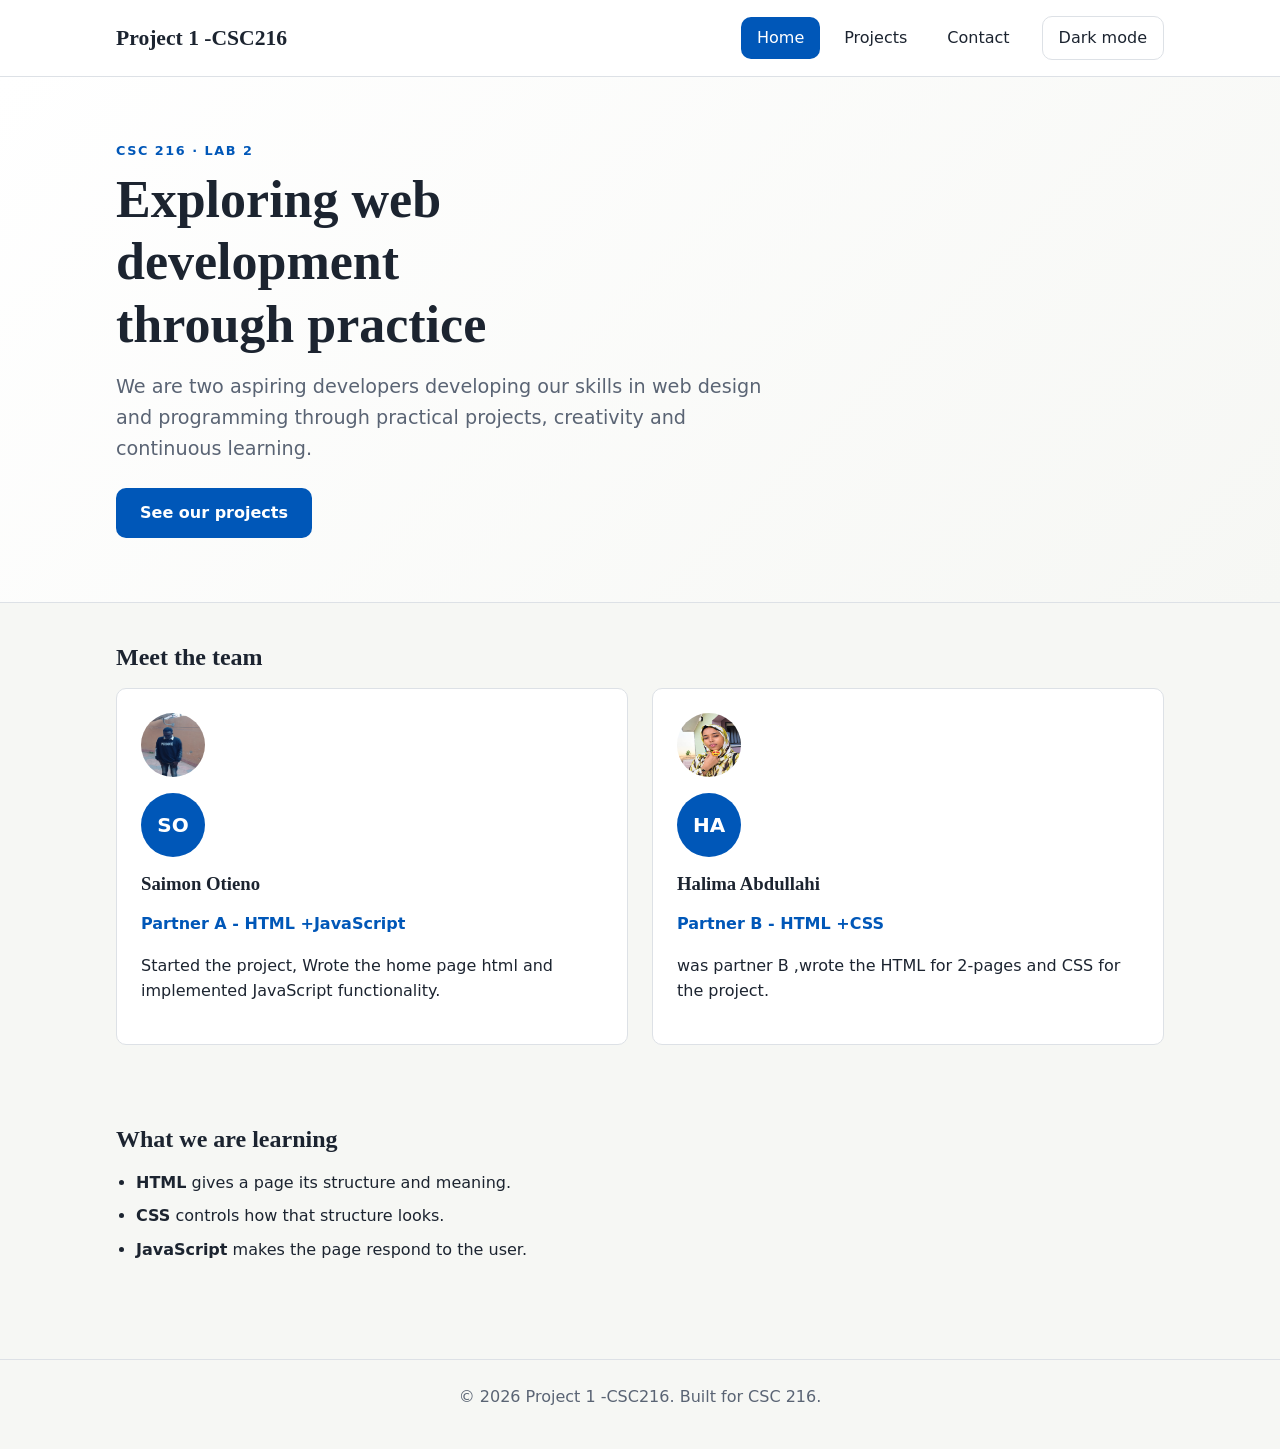
<file: index.html>
<!DOCTYPE html>
<html lang="en">
<head>
  <meta charset="UTF-8">
  <meta name="viewport" content="width=device-width, initial-scale=1.0">
  <meta name="description" content="Project 1 -CSC216: a CSC 216 web development pair.">
  <title>Home | Project 1 -CSC216</title>
  <link rel="stylesheet" href="css/styles.css">
  <script src="js/script.js" defer></script>
</head>
<body>
  <a class="skip-link" href="#main">Skip to main content</a>

  <header class="site-header">
    <div class="container header-inner">
      <a class="logo" href="index.html">Project 1 -CSC216</a>
      <button class="nav-toggle" type="button" aria-expanded="false" aria-controls="site-nav">Menu</button>
      <nav id="site-nav" class="site-nav" aria-label="Main">
        <ul>
          <li><a href="index.html" aria-current="page">Home</a></li>
          <li><a href="projects.html">Projects</a></li>
          <li><a href="contact.html">Contact</a></li>
        </ul>
      </nav>
      <button class="theme-toggle" type="button" aria-pressed="false">Dark mode</button>
    </div>
  </header>

  <main id="main">
    <section class="hero">
      <div class="container">
        <p class="eyebrow">CSC 216 · Lab 2</p>
        <h1>Exploring web development through practice</h1>
        <p class="lead">We are two aspiring developers developing our skills in web design and programming through practical projects, creativity and continuous learning.</p>
        <a class="button" href="projects.html">See our projects</a>
      </div>
    </section>

   <section class="container section" aria-labelledby="team-heading">
  <h2 id="team-heading">Meet the team</h2>

  <div class="team-grid">

    <article class="card">
      <img src="images/lussier.jpg.jpeg" alt="Saimon Otieno" class="avatar">
      <div class="avatar" aria-hidden="true">SO</div>
      <h3>Saimon Otieno</h3>
      <p class="role">Partner A - HTML +JavaScript</p>
      <p>Started the project, Wrote the home page html and implemented JavaScript functionality.</p>
    </article>

    <article class="card">
      <img src="images/halima.jpg" alt="Halima Abdullahi" class="avatar">
      <div class="avatar" aria-hidden="true">HA</div>
      <h3>Halima Abdullahi</h3>
      <p class="role">Partner B - HTML +CSS</p>
      <p>was partner B ,wrote the HTML for 2-pages and CSS for the project.</p>
    </article>

  </div>
</section>

    <section class="container section" aria-labelledby="learning-heading">
      <h2 id="learning-heading">What we are learning</h2>
      <ul class="skill-list">
        <li><strong>HTML</strong> gives a page its structure and meaning.</li>
        <li><strong>CSS</strong> controls how that structure looks.</li>
        <li><strong>JavaScript</strong> makes the page respond to the user.</li>
      </ul>
    </section>
  </main>

  <footer class="site-footer">
    <div class="container">
      <p>© <span id="year">2026</span> Project 1 -CSC216. Built for CSC 216.</p>
    </div>
  </footer>
</body>
</html>
</file>
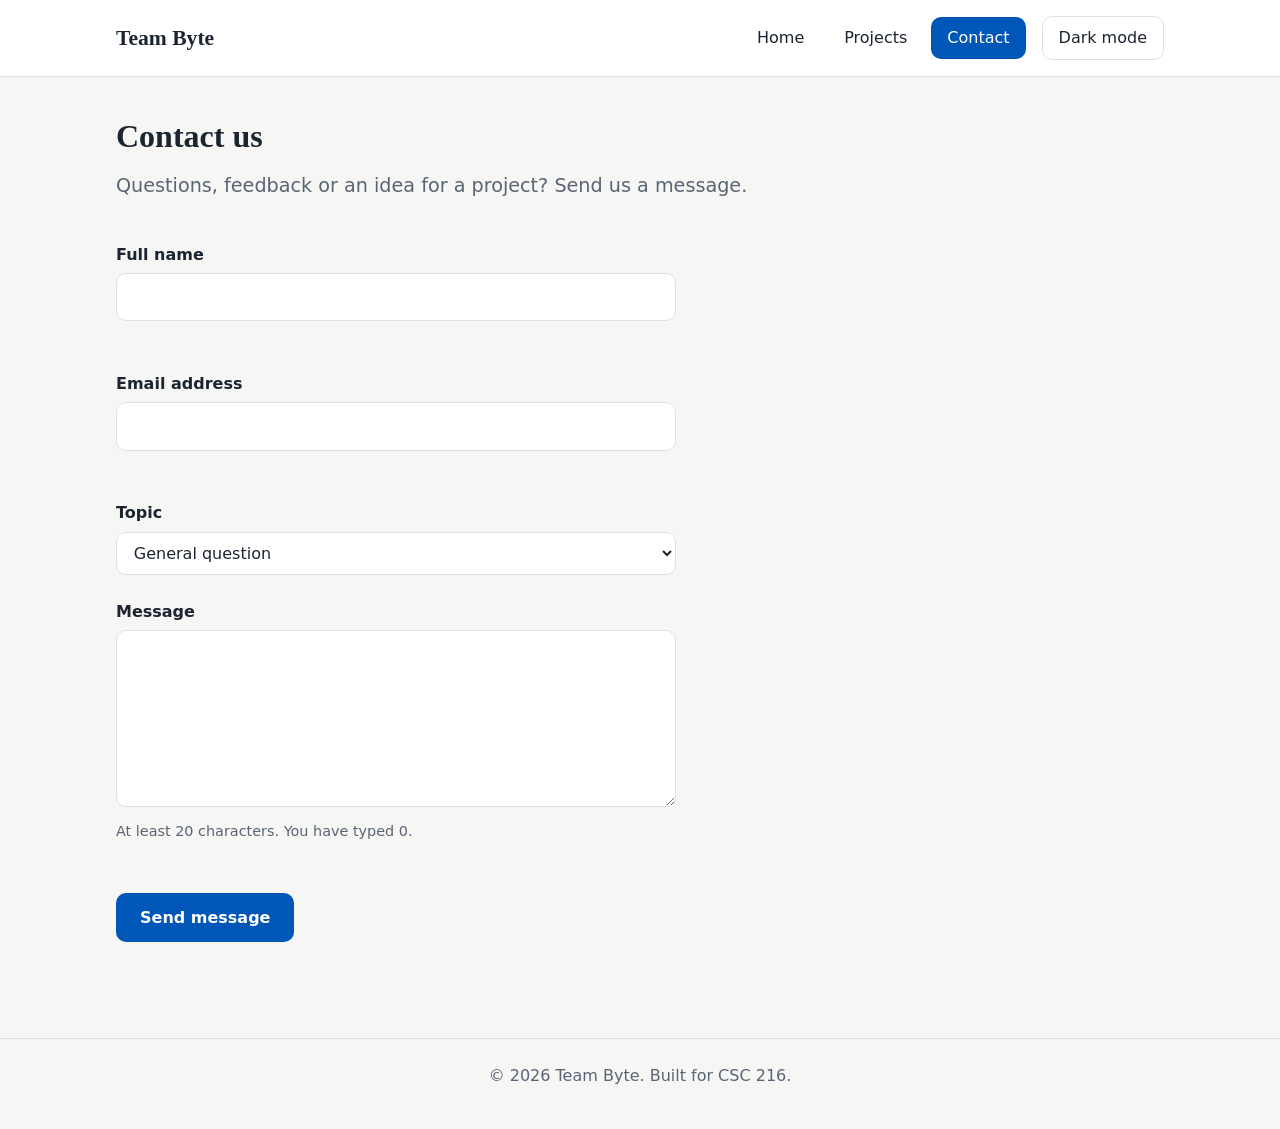
<file: contact.html>
<!DOCTYPE html>
<html lang="en">
<head>
  <meta charset="UTF-8">
  <meta name="viewport" content="width=device-width, initial-scale=1.0">
  <meta name="description" content="Send a message to Team Byte.">
  <title>Contact | Team Byte</title>
  <link rel="stylesheet" href="css/styles.css">
  <script src="js/script.js" defer></script>
</head>
<body>
  <a class="skip-link" href="#main">Skip to main content</a>

  <header class="site-header">
    <div class="container header-inner">
      <a class="logo" href="index.html">Team Byte</a>
      <button class="nav-toggle" type="button" aria-expanded="false" aria-controls="site-nav">Menu</button>
      <nav id="site-nav" class="site-nav" aria-label="Main">
        <ul>
          <li><a href="index.html">Home</a></li>
          <li><a href="projects.html">Projects</a></li>
          <li><a href="contact.html" aria-current="page">Contact</a></li>
        </ul>
      </nav>
      <button class="theme-toggle" type="button" aria-pressed="false">Dark mode</button>
    </div>
  </header>

  <main id="main" class="container">
    <header class="page-header">
      <h1>Contact us</h1>
      <p class="lead">Questions, feedback or an idea for a project? Send us a message.</p>
    </header>

    <form id="contact-form" class="contact-form" novalidate>
      <div class="field">
        <label for="name">Full name</label>
        <input type="text" id="name" name="name" autocomplete="name" required aria-describedby="name-error">
        <p class="error" id="name-error"></p>
      </div>

      <div class="field">
        <label for="email">Email address</label>
        <input type="email" id="email" name="email" autocomplete="email" required aria-describedby="email-error">
        <p class="error" id="email-error"></p>
      </div>

      <div class="field">
        <label for="topic">Topic</label>
        <select id="topic" name="topic">
          <option value="general">General question</option>
          <option value="collaboration">Collaboration</option>
          <option value="feedback">Feedback on our site</option>
        </select>
      </div>

      <div class="field">
        <label for="message">Message</label>
        <textarea id="message" name="message" rows="6" required minlength="20" aria-describedby="message-hint message-error"></textarea>
        <p class="hint" id="message-hint">At least 20 characters. You have typed <span id="char-count">0</span>.</p>
        <p class="error" id="message-error"></p>
      </div>

      <button class="button" type="submit">Send message</button>
      <p id="form-status" class="form-status" role="status"></p>
    </form>
  </main>

  <footer class="site-footer">
    <div class="container">
      <p>© <span id="year">2026</span> Team Byte.  Built for CSC 216.</p>
    </div>
  </footer>
</body>
</html>
</file>
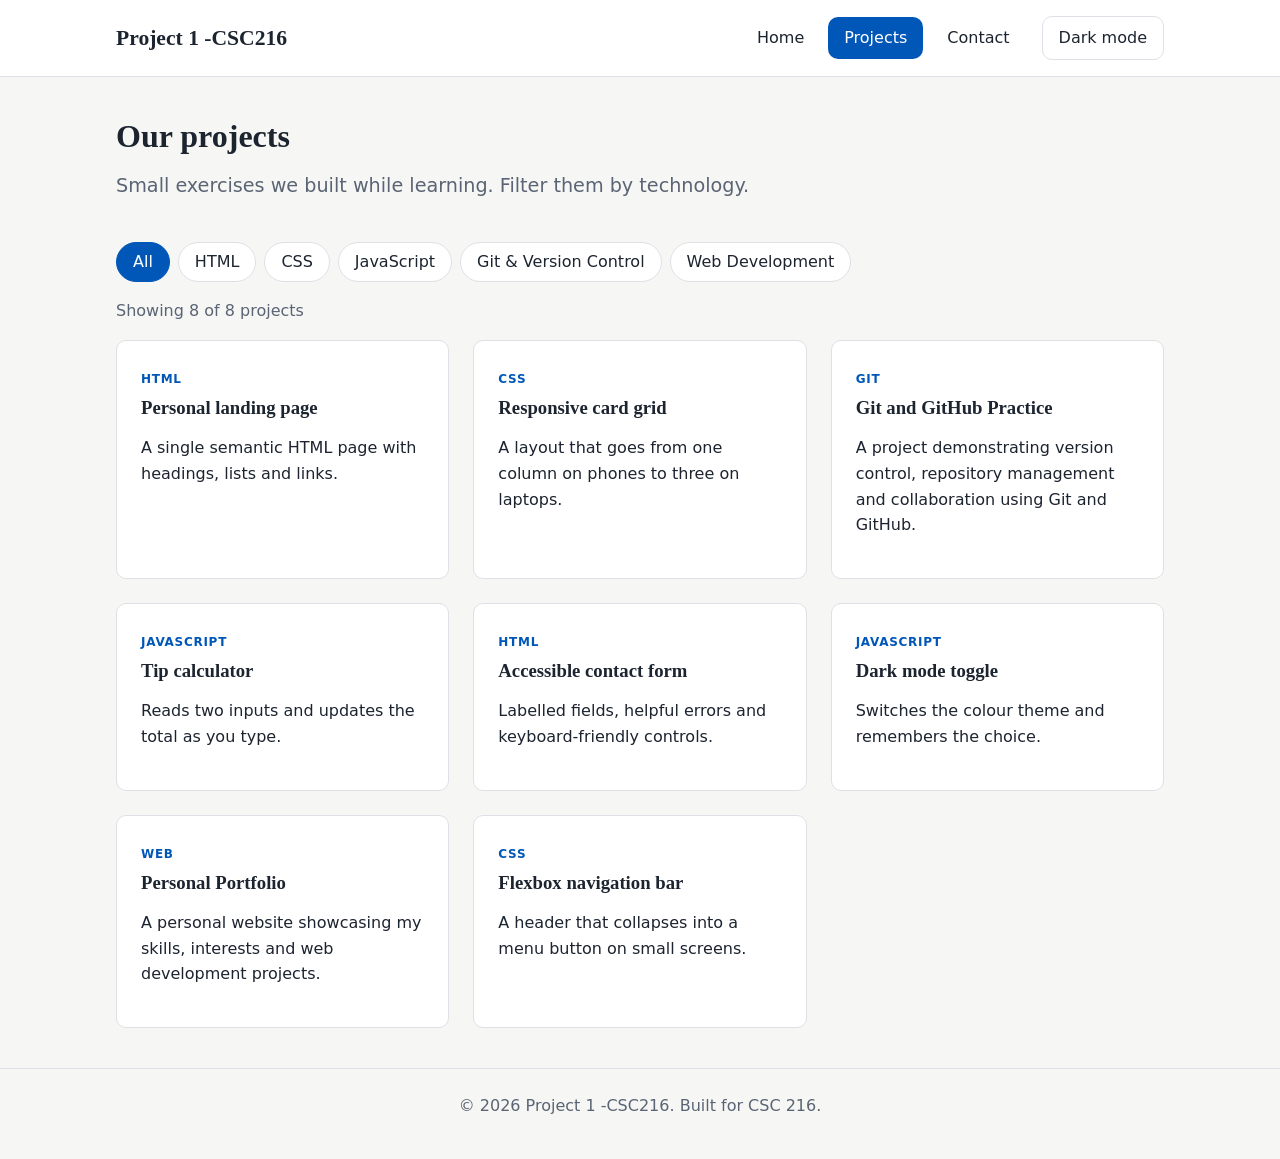
<file: projects.html>
<!DOCTYPE html>
<html lang="en">
<head>
  <meta charset="UTF-8">
  <meta name="viewport" content="width=device-width, initial-scale=1.0">
  <meta name="description" content="Projects built by Project 1 -CSC216 while learning web development.">
  <title>Projects | Project 1 -CSC216</title>
  <link rel="stylesheet" href="css/styles.css">
  <script src="js/script.js" defer></script>
</head>
<body>
  <a class="skip-link" href="#main">Skip to main content</a>

  <header class="site-header">
    <div class="container header-inner">
      <a class="logo" href="index.html">Project 1 -CSC216</a>
      <button class="nav-toggle" type="button" aria-expanded="false" aria-controls="site-nav">Menu</button>
      <nav id="site-nav" class="site-nav" aria-label="Main">
        <ul>
          <li><a href="index.html">Home</a></li>
          <li><a href="projects.html" aria-current="page">Projects</a></li>
          <li><a href="contact.html">Contact</a></li>
        </ul>
      </nav>
      <button class="theme-toggle" type="button" aria-pressed="false">Dark mode</button>
    </div>
  </header>

  <main id="main" class="container">
    <header class="page-header">
      <h1>Our projects</h1>
      <p class="lead">Small exercises we built while learning. Filter them by technology.</p>
    </header>

    <div class="filters" role="group" aria-label="Filter projects by technology">
      <button class="filter-btn" type="button" data-filter="all" aria-pressed="true">All</button>
      <button class="filter-btn" type="button" data-filter="html" aria-pressed="false">HTML</button>
      <button class="filter-btn" type="button" data-filter="css" aria-pressed="false">CSS</button>
      <button class="filter-btn" type="button" data-filter="js" aria-pressed="false">JavaScript</button>
      <button class="filter-btn" type="button" data-filter="git" aria-pressed="false">Git & Version Control</button>
      <button class="filter-btn" type="button" data-filter="web" aria-pressed="false">Web Development</button>
    </div>

    <p id="project-count" class="project-count" aria-live="polite"></p>
    <div id="project-list" class="project-grid"></div>

    <noscript>
      <p>Turn on JavaScript to see the project list.</p>
    </noscript>
  </main>

  <footer class="site-footer">
    <div class="container">
      <p>© <span id="year">2026</span> Project 1 -CSC216. Built for CSC 216.</p>
    </div>
  </footer>
</body>
</html>
</file>
<file: css/styles.css>
/* =====================================================
   Team website stylesheet (CSC 216, Lab 2)
   One file styles every page on the site.
   ===================================================== */

/* ---------- 1. Design tokens ---------- */
:root {
  --color-bg: #f6f7f4;
  --color-surface: #ffffff;
  --color-text: #1c2430;
  --color-muted: #5a6474;
  --color-primary: #0057B8;
  --color-primary-dark: #003B80;
  --color-on-primary: #ffffff;
  --color-border: #dde1e6;
  --color-error: #b3261e;
  --color-success: #1e7b3a;

  --font-body: system-ui, -apple-system, "Segoe UI", Roboto, Arial, sans-serif;
  --font-heading: Georgia, "Times New Roman", serif;

  --space-1: 0.5rem;
  --space-2: 1rem;
  --space-3: 1.5rem;
  --space-4: 2.5rem;
  --space-5: 4rem;

  --radius: 10px;
  --max-width: 1080px;
}

body.dark {
  --color-bg: #11161d;
  --color-surface: #1a212b;
  --color-text: #e7ebf0;
  --color-muted: #a2abb9;
  --color-primary: #60A5FA;
  --color-primary-dark: #93C5FD;
  --color-on-primary: #0b1f1f;
  --color-border: #2b3340;
  --color-error: #ff8a80;
  --color-success: #7ddc97;
  color-scheme: dark;
}
/* ---------- 2. Base and reset ---------- */
*,
*::before,
*::after {
  box-sizing: border-box;
}

body {
  margin: 0;
  font-family: var(--font-body);
  font-size: 1rem;
  line-height: 1.6;
  color: var(--color-text);
  background-color: var(--color-bg);
  transition: background-color 0.3s ease, color 0.3s ease;
}

h1,
h2,
h3 {
  font-family: var(--font-heading);
  line-height: 1.2;
  margin: 0 0 var(--space-2);
}

p {
  margin: 0 0 var(--space-2);
}

a {
  color: var(--color-primary);
}

a:hover {
  color: var(--color-primary-dark);
}

img {
  max-width: 100%;
  display: block;
}

:focus-visible {
  outline: 3px solid var(--color-primary);
  outline-offset: 3px;
}
/* ---------- 3. Layout helpers ---------- */
.container {
  width: 100%;
  max-width: var(--max-width);
  margin-inline: auto;
  padding-inline: var(--space-2);
}

.section {
  padding-block: var(--space-4);
}

.skip-link {
  position: absolute;
  top: -4rem;
  left: var(--space-2);
  z-index: 100;
  padding: var(--space-1) var(--space-2);
  border-radius: var(--radius);
  background-color: var(--color-primary);
  color: var(--color-on-primary);
}

.skip-link:focus {
  top: var(--space-2);
}
/* ---------- 4. Header and navigation ---------- */
.site-header {
  position: sticky;
  top: 0;
  z-index: 10;
  background-color: var(--color-surface);
  border-bottom: 1px solid var(--color-border);
}

.header-inner {
  display: flex;
  flex-wrap: wrap;
  align-items: center;
  gap: var(--space-2);
  padding-block: var(--space-2);
}

.logo {
  margin-right: auto;
  font-family: var(--font-heading);
  font-size: 1.35rem;
  font-weight: 700;
  color: var(--color-text);
  text-decoration: none;
}

.site-nav ul {
  display: flex;
  gap: var(--space-1);
  margin: 0;
  padding: 0;
  list-style: none;
}

.site-nav a {
  display: block;
  padding: var(--space-1) var(--space-2);
  border-radius: var(--radius);
  color: var(--color-text);
  font-weight: 500;
  text-decoration: none;
}

.site-nav a:hover {
  background-color: var(--color-bg);
}

.site-nav a[aria-current="page"] {
  background-color: var(--color-primary);
  color: var(--color-on-primary);
}

.nav-toggle,
.theme-toggle {
  padding: var(--space-1) var(--space-2);
  border: 1px solid var(--color-border);
  border-radius: var(--radius);
  background-color: transparent;
  color: var(--color-text);
  font: inherit;
  cursor: pointer;
}

.theme-toggle[aria-pressed="true"] {
  border-color: var(--color-primary);
  color: var(--color-primary);
}

.nav-toggle {
  display: none;
}
/* ---------- 5. Buttons and hero ---------- */
.button {
  display: inline-block;
  padding: 0.75rem 1.5rem;
  border: none;
  border-radius: var(--radius);
  background-color: var(--color-primary);
  color: var(--color-on-primary);
  font: inherit;
  font-weight: 600;
  text-decoration: none;
  cursor: pointer;
  transition: background-color 0.2s ease, transform 0.2s ease;
}

.button:hover {
  background-color: var(--color-primary-dark);
  color: var(--color-on-primary);
  transform: translateY(-2px);
}

.hero {
  padding-block: var(--space-5);
  background: linear-gradient(135deg, var(--color-surface), var(--color-bg));
  border-bottom: 1px solid var(--color-border);
}

.hero h1 {
  max-width: 18ch;
  font-size: clamp(2rem, 5vw, 3.25rem);
}

.eyebrow {
  margin-bottom: var(--space-1);
  color: var(--color-primary);
  font-size: 0.8rem;
  font-weight: 700;
  letter-spacing: 0.12em;
  text-transform: uppercase;
}

.lead {
  max-width: 55ch;
  margin-bottom: var(--space-3);
  color: var(--color-muted);
  font-size: 1.2rem;
}

.page-header {
  padding-block: var(--space-4) var(--space-2);
}
/* ---------- 5. Buttons and hero ---------- */
.button {
  display: inline-block;
  padding: 0.75rem 1.5rem;
  border: none;
  border-radius: var(--radius);
  background-color: var(--color-primary);
  color: var(--color-on-primary);
  font: inherit;
  font-weight: 600;
  text-decoration: none;
  cursor: pointer;
  transition: background-color 0.2s ease, transform 0.2s ease;
}

.button:hover {
  background-color: var(--color-primary-dark);
  color: var(--color-on-primary);
  transform: translateY(-2px);
}

.hero {
  padding-block: var(--space-5);
  background: linear-gradient(135deg, var(--color-surface), var(--color-bg));
  border-bottom: 1px solid var(--color-border);
}

.hero h1 {
  max-width: 18ch;
  font-size: clamp(2rem, 5vw, 3.25rem);
}

.eyebrow {
  margin-bottom: var(--space-1);
  color: var(--color-primary);
  font-size: 0.8rem;
  font-weight: 700;
  letter-spacing: 0.12em;
  text-transform: uppercase;
}

.lead {
  max-width: 55ch;
  margin-bottom: var(--space-3);
  color: var(--color-muted);
  font-size: 1.2rem;
}

.page-header {
  padding-block: var(--space-4) var(--space-2);
}
/* ---------- 6. Cards and grids ---------- */
.team-grid,
.project-grid {
  display: grid;
  grid-template-columns: repeat(auto-fit, minmax(260px, 1fr));
  gap: var(--space-3);
}

.card {
  padding: var(--space-3);
  border: 1px solid var(--color-border);
  border-radius: var(--radius);
  background-color: var(--color-surface);
}
/* Extension challenge: Project card hover animation */

.card {
  transition: transform 0.3s ease, box-shadow 0.3s ease;
}

.card:hover {
  transform: translateY(-8px);
  box-shadow: 0 8px 20px rgba(0, 0, 0, 0.15);
}

.avatar {
  display: grid;
  place-items: center;
  width: 64px;
  height: 64px;
  margin-bottom: var(--space-2);
  border-radius: 50%;
  background-color: var(--color-primary);
  color: var(--color-on-primary);
  font-size: 1.25rem;
  font-weight: 700;
}

.role {
  color: var(--color-primary);
  font-weight: 600;
}

.skill-list {
  padding-left: 1.25rem;
}

.skill-list li {
  margin-bottom: var(--space-1);
}
/* ---------- 7. Projects page ---------- */
.filters {
  display: flex;
  flex-wrap: wrap;
  gap: var(--space-1);
  margin-bottom: var(--space-2);
}

.filter-btn {
  padding: 0.4rem 1rem;
  border: 1px solid var(--color-border);
  border-radius: 999px;
  background-color: var(--color-surface);
  color: var(--color-text);
  font: inherit;
  cursor: pointer;
}

.filter-btn[aria-pressed="true"] {
  border-color: var(--color-primary);
  background-color: var(--color-primary);
  color: var(--color-on-primary);
}

.project-count {
  color: var(--color-muted);
}

.tag {
  display: inline-block;
  margin-bottom: var(--space-1);
  color: var(--color-primary);
  font-size: 0.75rem;
  font-weight: 700;
  letter-spacing: 0.06em;
  text-transform: uppercase;
}

/* ---------- 8. Contact form ---------- */
.contact-form {
  max-width: 560px;
  padding-bottom: var(--space-4);
}

.field {
  margin-bottom: var(--space-3);
}

label {
  display: block;
  margin-bottom: 0.35rem;
  font-weight: 600;
}

input,
select,
textarea {
  width: 100%;
  padding: 0.65rem 0.8rem;
  border: 1px solid var(--color-border);
  border-radius: var(--radius);
  background-color: var(--color-surface);
  color: var(--color-text);
  font: inherit;
}

input:focus,
select:focus,
textarea:focus {
  border-color: var(--color-primary);
}

input[aria-invalid="true"],
textarea[aria-invalid="true"] {
  border-color: var(--color-error);
}

.hint,
.error {
  margin: 0.35rem 0 0;
  font-size: 0.9rem;
}

.hint {
  color: var(--color-muted);
}

.error {
  min-height: 1.4em;
  color: var(--color-error);
}

.form-status {
  margin-top: var(--space-2);
  color: var(--color-success);
  font-weight: 600;
}
/* ---------- 9. Footer ---------- */
.site-footer {
  margin-top: var(--space-4);
  padding-block: var(--space-3);
  border-top: 1px solid var(--color-border);
  color: var(--color-muted);
  text-align: center;
}

/* ---------- 10. Small screens ---------- */
@media (max-width: 700px) {
  .nav-toggle {
    display: inline-block;
  }

  .site-nav {
    display: none;
    order: 3;
    width: 100%;
  }

  .site-nav.open {
    display: block;
  }

  .site-nav ul {
    flex-direction: column;
  }

  .section {
    padding-block: var(--space-3);
  }
}

/* ---------- 11. Respect reduced-motion preferences ---------- */
@media (prefers-reduced-motion: reduce) {
  *,
  *::before,
  *::after {
    transition: none !important;
  }
}
</file>
